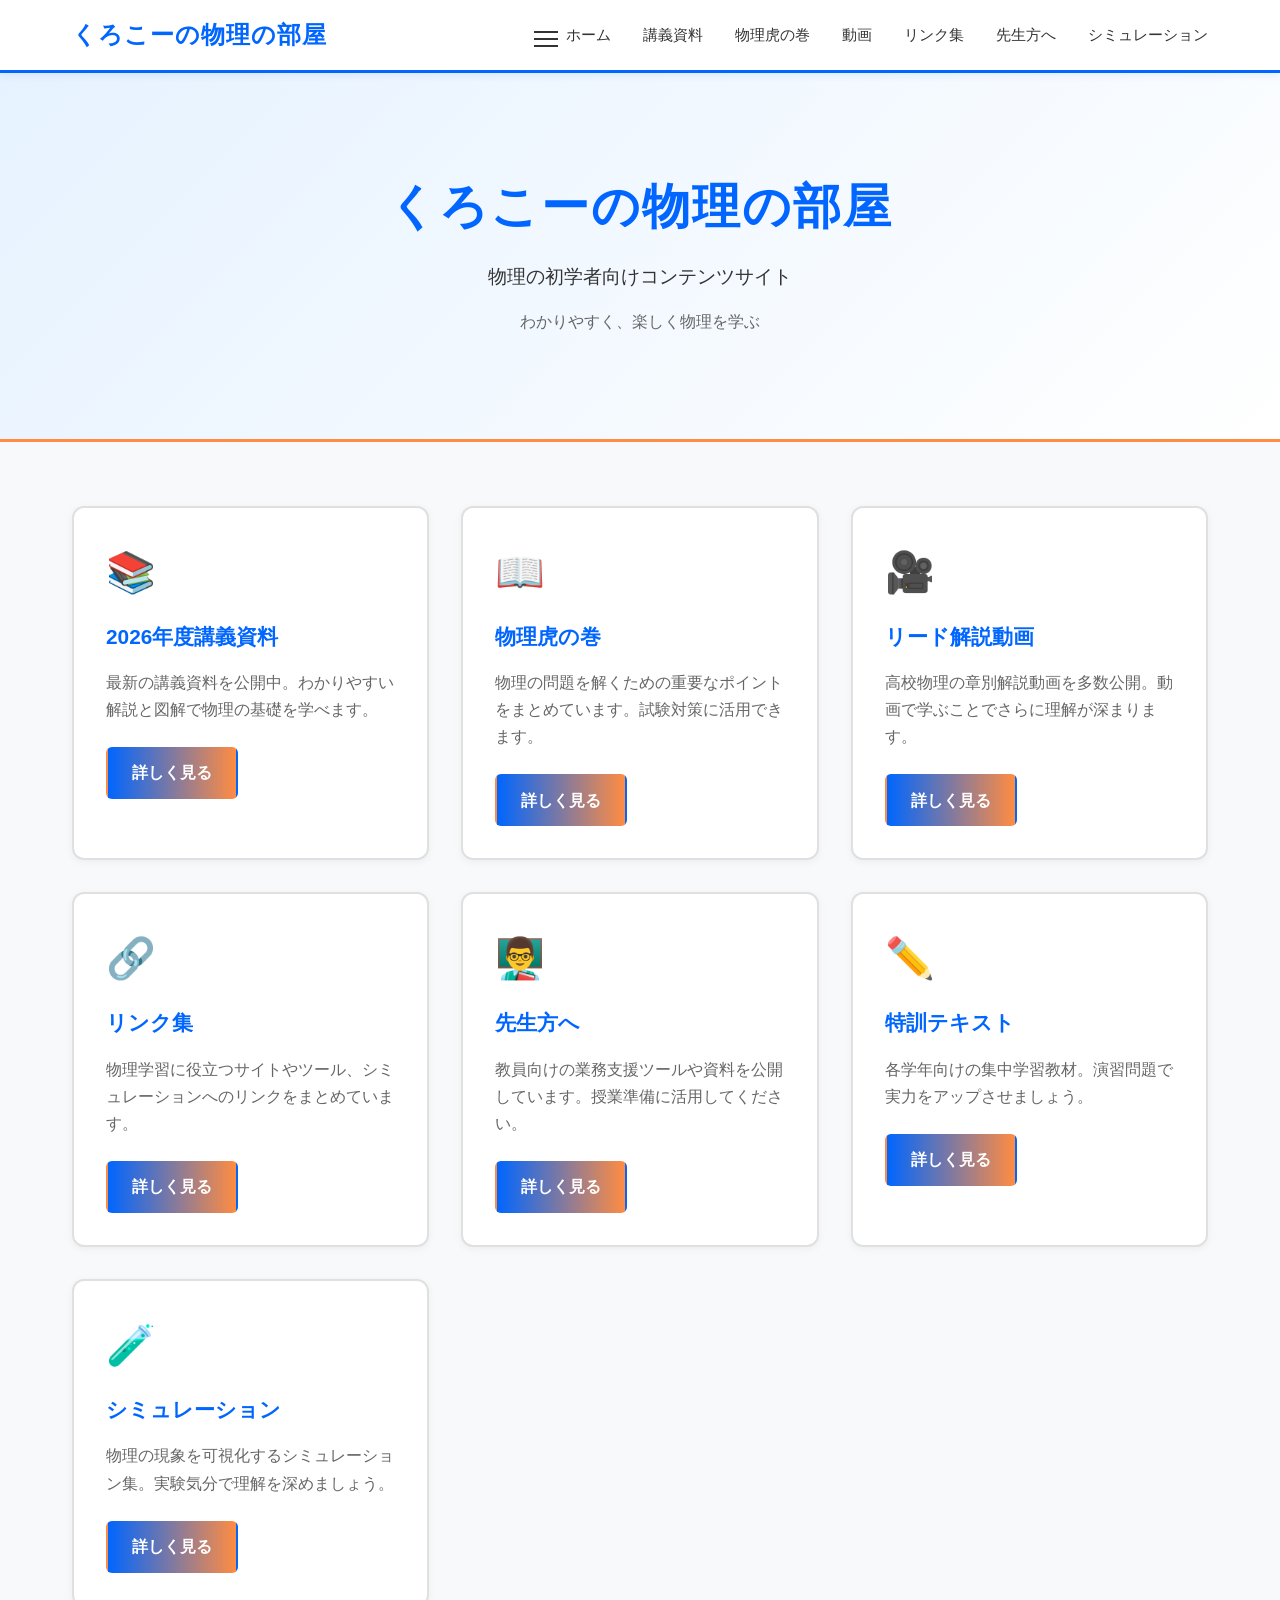
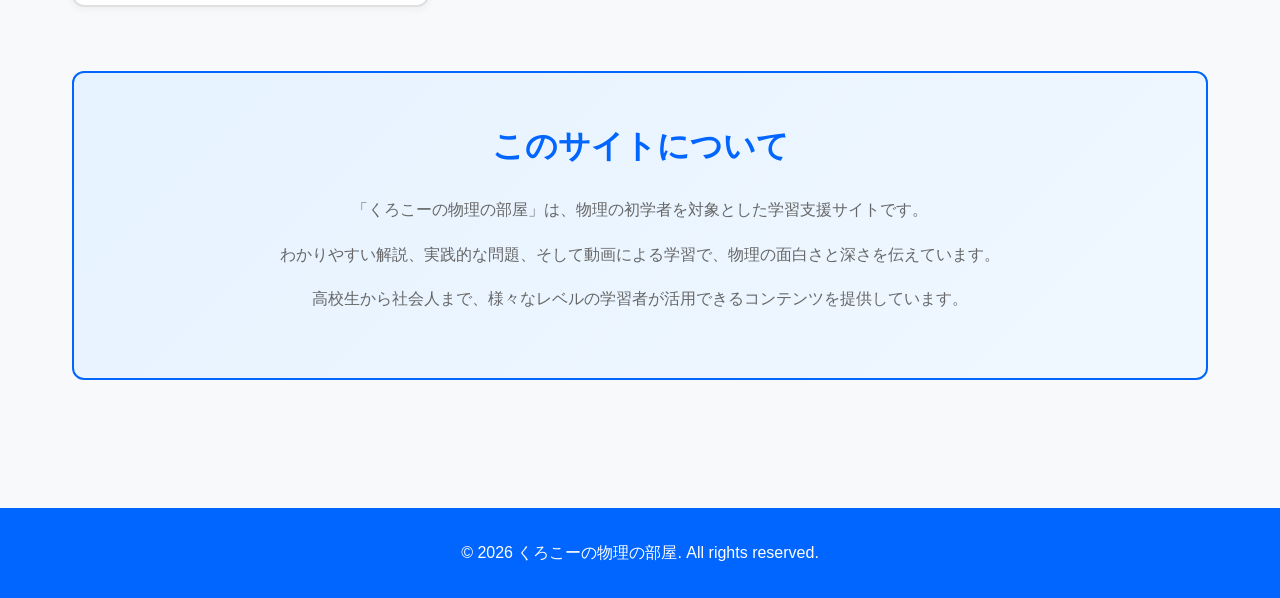
<file: index.html>
<!DOCTYPE html>
<html lang="ja">
<head>
    <meta charset="UTF-8">
    <meta name="viewport" content="width=device-width, initial-scale=1.0">
    <title>くろこーの物理の部屋</title>
    <link rel="stylesheet" href="style.css">
</head>
<body>
    <!-- ナビゲーションバー -->
    <nav class="navbar">
        <div class="nav-container">
            <div class="logo">くろこーの物理の部屋</div>
            <button class="nav-toggle" aria-label="メニュー" aria-expanded="false" aria-controls="nav-menu">
                <span class="hamburger"></span>
            </button>
            <ul class="nav-menu" id="nav-menu">
                <li><a href="index.html">ホーム</a></li>
                <li><a href="lecture.html">講義資料</a></li>
                <li><a href="notes.html">物理虎の巻</a></li>
                <li><a href="videos.html">動画</a></li>
                <li><a href="links.html">リンク集</a></li>
                <li><a href="teachers.html">先生方へ</a></li>
                <li><a href="simulation.html">シミュレーション</a></li>
            </ul>
        </div>
    </nav>

    <!-- ヘッダー -->
    <header class="hero">
        <div class="hero-content">
            <h1>くろこーの物理の部屋</h1>
            <p>物理の初学者向けコンテンツサイト</p>
            <p class="subtitle">わかりやすく、楽しく物理を学ぶ</p>
        </div>
    </header>

    <!-- メインコンテンツ -->
    <main class="container">
        <section class="content-grid">
            <!-- カード1：講義資料 -->
            <div class="card">
                <div class="card-icon">📚</div>
                <h2>2026年度講義資料</h2>
                <p>最新の講義資料を公開中。わかりやすい解説と図解で物理の基礎を学べます。</p>
                <a href="lecture.html" class="btn">詳しく見る</a>
            </div>

            <!-- カード2：物理虎の巻 -->
            <div class="card">
                <div class="card-icon">📖</div>
                <h2>物理虎の巻</h2>
                <p>物理の問題を解くための重要なポイントをまとめています。試験対策に活用できます。</p>
                <a href="notes.html" class="btn">詳しく見る</a>
            </div>

            <!-- カード3：解説動画 -->
            <div class="card">
                <div class="card-icon">🎥</div>
                <h2>リード解説動画</h2>
                <p>高校物理の章別解説動画を多数公開。動画で学ぶことでさらに理解が深まります。</p>
                <a href="videos.html" class="btn">詳しく見る</a>
            </div>

            <!-- カード4：リンク集 -->
            <div class="card">
                <div class="card-icon">🔗</div>
                <h2>リンク集</h2>
                <p>物理学習に役立つサイトやツール、シミュレーションへのリンクをまとめています。</p>
                <a href="links.html" class="btn">詳しく見る</a>
            </div>

            <!-- カード5：先生方へ -->
            <div class="card">
                <div class="card-icon">👨‍🏫</div>
                <h2>先生方へ</h2>
                <p>教員向けの業務支援ツールや資料を公開しています。授業準備に活用してください。</p>
                <a href="teachers.html" class="btn">詳しく見る</a>
            </div>

            <!-- カード6：特訓テキスト -->
            <div class="card">
                <div class="card-icon">✏️</div>
                <h2>特訓テキスト</h2>
                <p>各学年向けの集中学習教材。演習問題で実力をアップさせましょう。</p>
                <a href="lecture.html" class="btn">詳しく見る</a>
            </div>

            <!-- カード7：シミュレーション -->
            <div class="card">
                <div class="card-icon">🧪</div>
                <h2>シミュレーション</h2>
                <p>物理の現象を可視化するシミュレーション集。実験気分で理解を深めましょう。</p>
                <a href="simulation.html" class="btn">詳しく見る</a>
            </div>
        </section>

        <!-- 紹介セクション -->
        <section class="about">
            <h2>このサイトについて</h2>
            <p>「くろこーの物理の部屋」は、物理の初学者を対象とした学習支援サイトです。</p>
            <p>わかりやすい解説、実践的な問題、そして動画による学習で、物理の面白さと深さを伝えています。</p>
            <p>高校生から社会人まで、様々なレベルの学習者が活用できるコンテンツを提供しています。</p>
        </section>
    </main>

    <!-- フッター -->
    <footer class="footer">
        <p>&copy; 2026 くろこーの物理の部屋. All rights reserved.</p>
    </footer>

<script>
  (function(){
    document.addEventListener('DOMContentLoaded', function(){
      const toggle = document.querySelector('.nav-toggle');
      const menu = document.getElementById('nav-menu');
      if (!toggle || !menu) return;
      toggle.addEventListener('click', ()=> {
        const expanded = toggle.getAttribute('aria-expanded') === 'true';
        toggle.setAttribute('aria-expanded', String(!expanded));
        menu.classList.toggle('open');
      });
      menu.querySelectorAll('a').forEach(a=>a.addEventListener('click', ()=> {
        if (menu.classList.contains('open')) {
          menu.classList.remove('open');
          toggle.setAttribute('aria-expanded', 'false');
        }
      }));
    });
  })();
</script>
</body>
</html>
</file>
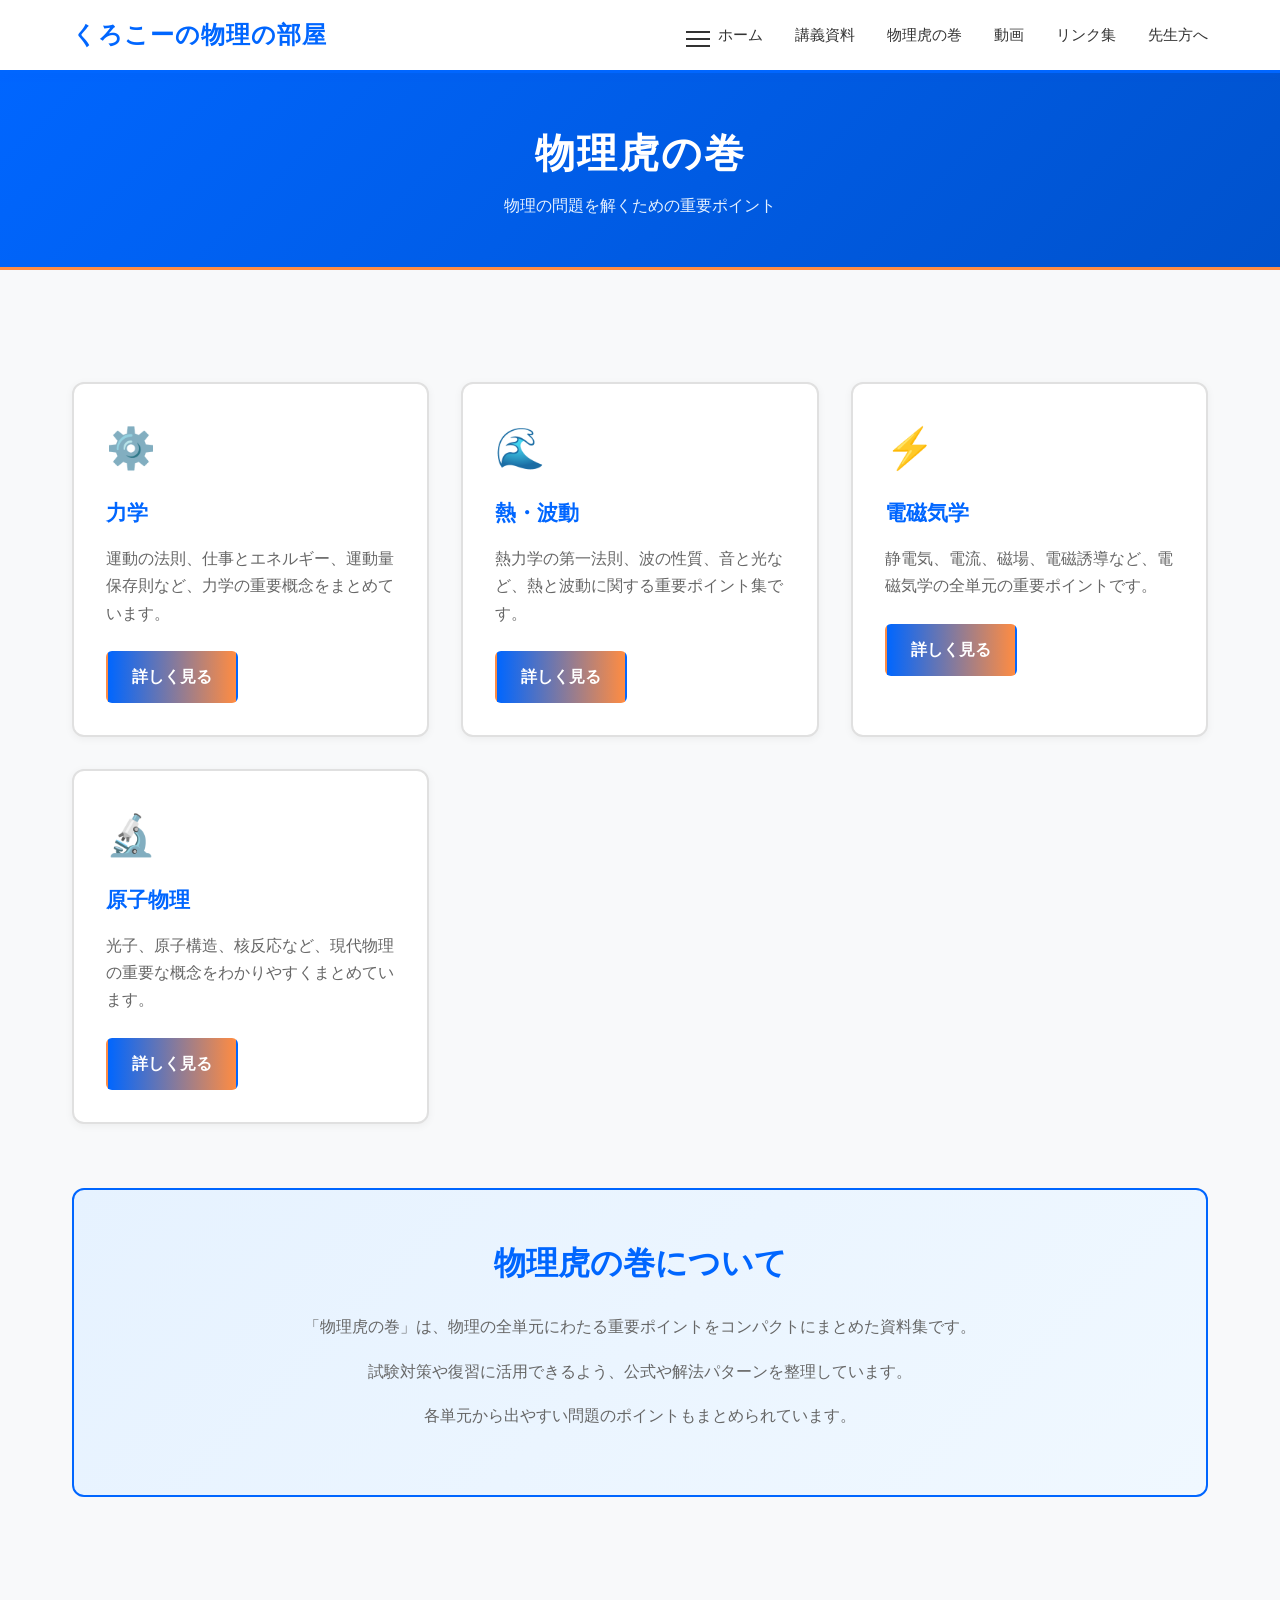
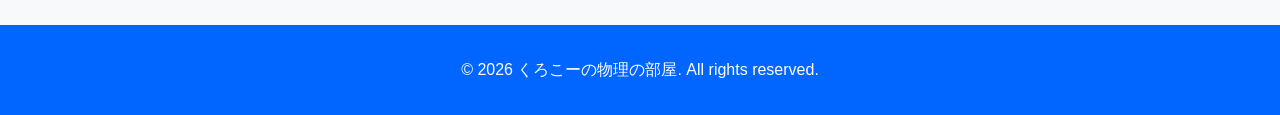
<file: notes.html>
<!DOCTYPE html>
<html lang="ja">
<head>
    <meta charset="UTF-8">
    <meta name="viewport" content="width=device-width, initial-scale=1.0">
    <title>物理虎の巻 - くろこーの物理の部屋</title>
    <link rel="stylesheet" href="style.css">
</head>
<body>
    <!-- ナビゲーションバー -->
    <nav class="navbar">
        <div class="nav-container">
            <div class="logo">くろこーの物理の部屋</div>
            <button class="nav-toggle" aria-label="メニュー" aria-expanded="false" aria-controls="nav-menu">
                <span class="hamburger"></span>
            </button>
            <ul class="nav-menu" id="nav-menu">
                <li><a href="index.html">ホーム</a></li>
                <li><a href="lecture.html">講義資料</a></li>
                <li><a href="notes.html">物理虎の巻</a></li>
                <li><a href="videos.html">動画</a></li>
                <li><a href="links.html">リンク集</a></li>
                <li><a href="teachers.html">先生方へ</a></li>
            </ul>
        </div>
    </nav>

    <!-- ページヘッダー -->
    <header class="page-header">
        <h1>物理虎の巻</h1>
        <p>物理の問題を解くための重要ポイント</p>
    </header>

    <!-- メインコンテンツ -->
    <main class="container">
        <section class="content-grid">
            <!-- 力学 -->
            <div class="card">
                <div class="card-icon">⚙️</div>
                <h2>力学</h2>
                <p>運動の法則、仕事とエネルギー、運動量保存則など、力学の重要概念をまとめています。</p>
                <a href="#" class="btn">詳しく見る</a>
            </div>

            <!-- 熱・波動 -->
            <div class="card">
                <div class="card-icon">🌊</div>
                <h2>熱・波動</h2>
                <p>熱力学の第一法則、波の性質、音と光など、熱と波動に関する重要ポイント集です。</p>
                <a href="#" class="btn">詳しく見る</a>
            </div>

            <!-- 電磁気学 -->
            <div class="card">
                <div class="card-icon">⚡</div>
                <h2>電磁気学</h2>
                <p>静電気、電流、磁場、電磁誘導など、電磁気学の全単元の重要ポイントです。</p>
                <a href="#" class="btn">詳しく見る</a>
            </div>

            <!-- 原子物理 -->
            <div class="card">
                <div class="card-icon">🔬</div>
                <h2>原子物理</h2>
                <p>光子、原子構造、核反応など、現代物理の重要な概念をわかりやすくまとめています。</p>
                <a href="#" class="btn">詳しく見る</a>
            </div>
        </section>

        <!-- 詳細情報 -->
        <section class="about">
            <h2>物理虎の巻について</h2>
            <p>「物理虎の巻」は、物理の全単元にわたる重要ポイントをコンパクトにまとめた資料集です。</p>
            <p>試験対策や復習に活用できるよう、公式や解法パターンを整理しています。</p>
            <p>各単元から出やすい問題のポイントもまとめられています。</p>
        </section>
    </main>

    <!-- フッター -->
    <footer class="footer">
        <p>&copy; 2026 くろこーの物理の部屋. All rights reserved.</p>
    </footer>

<script>
  (function(){
    document.addEventListener('DOMContentLoaded', function(){
      const toggle = document.querySelector('.nav-toggle');
      const menu = document.getElementById('nav-menu');
      if (!toggle || !menu) return;
      toggle.addEventListener('click', ()=> {
        const expanded = toggle.getAttribute('aria-expanded') === 'true';
        toggle.setAttribute('aria-expanded', String(!expanded));
        menu.classList.toggle('open');
      });
      menu.querySelectorAll('a').forEach(a=>a.addEventListener('click', ()=> {
        if (menu.classList.contains('open')) {
          menu.classList.remove('open');
          toggle.setAttribute('aria-expanded', 'false');
        }
      }));
    });
  })();
</script>
</body>
</html>
</file>
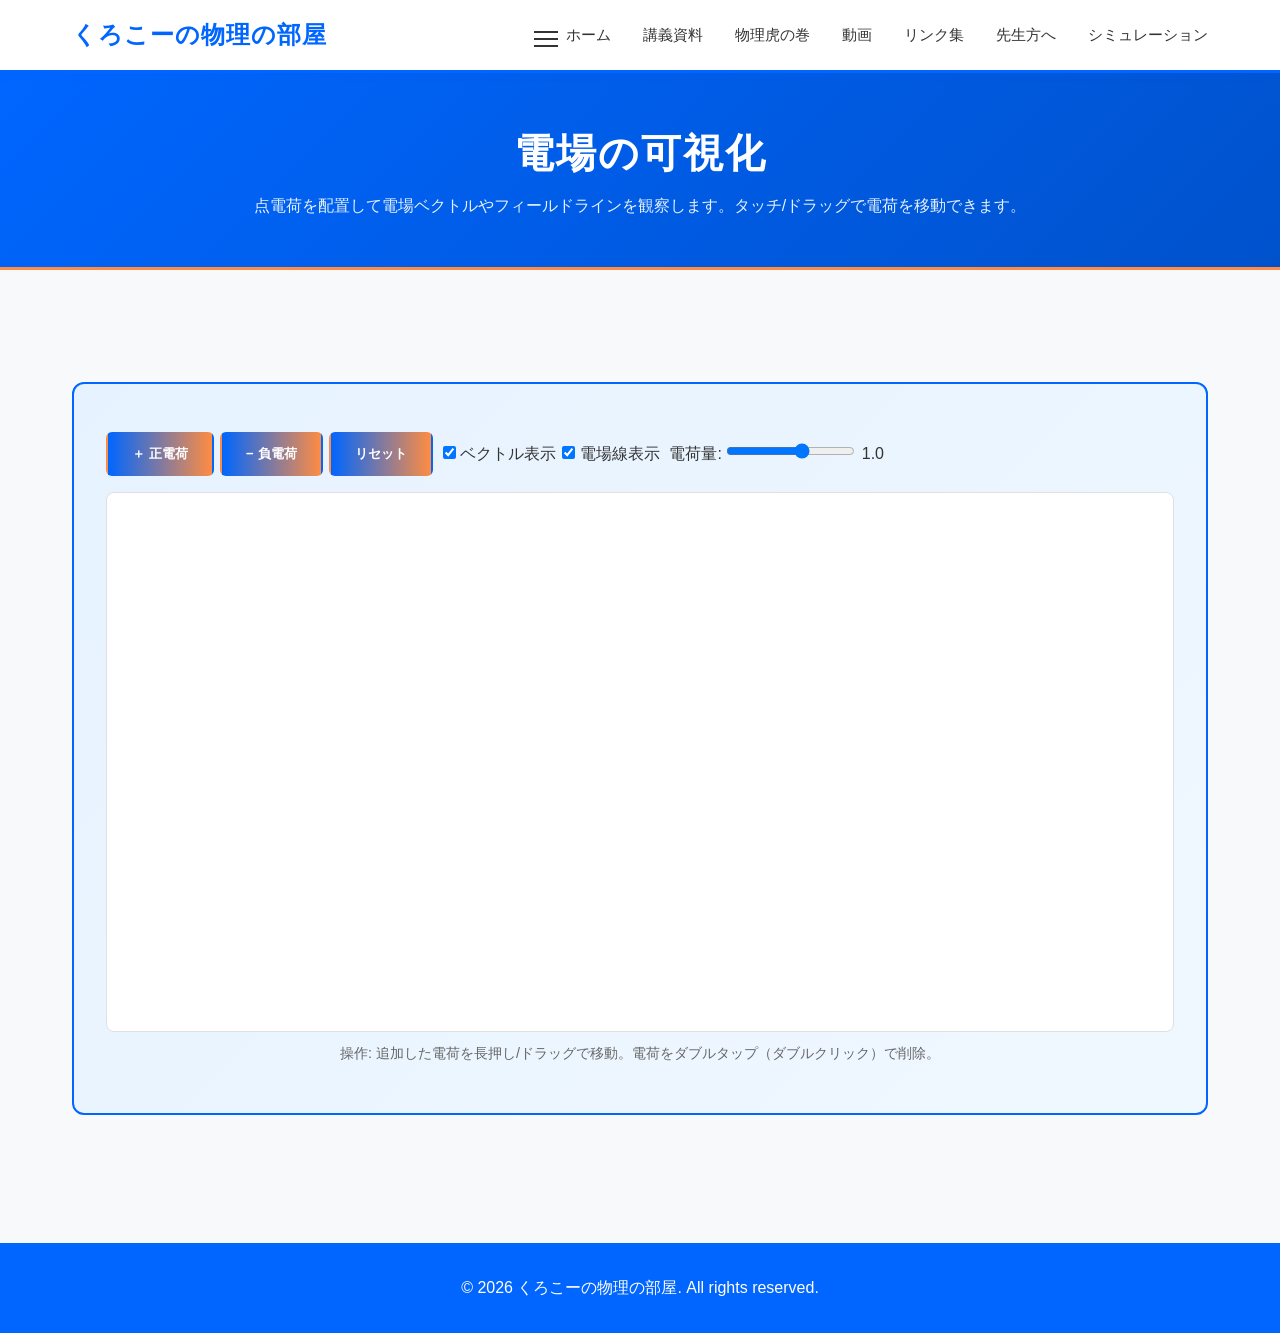
<file: simulation-field.html>
<!DOCTYPE html>
<html lang="ja">
<head>
  <meta charset="UTF-8">
  <meta name="viewport" content="width=device-width, initial-scale=1.0">
  <title>電場の可視化 - くろこーの物理の部屋</title>
  <link rel="stylesheet" href="style.css">
  <style>
    .sim-controls { display:flex; flex-wrap:wrap; gap:0.6rem; align-items:center; margin-bottom:1rem; }
    .sim-controls .group { display:flex; gap:0.4rem; align-items:center; }
    #sim-canvas { width:100%; height:60vh; background:#fff; border:1px solid #e0e0e0; border-radius:8px; display:block; }
    .legend { font-size:0.9rem; color:var(--text-gray); margin-top:0.6rem }
    @media (max-width:768px){ #sim-canvas { height:50vh; } }
  </style>
</head>
<body>
  <!-- ナビ -->
  <nav class="navbar">
    <div class="nav-container">
      <div class="logo">くろこーの物理の部屋</div>
      <button class="nav-toggle" aria-label="メニュー" aria-expanded="false" aria-controls="nav-menu">
        <span class="hamburger"></span>
      </button>
      <ul class="nav-menu" id="nav-menu">
        <li><a href="index.html">ホーム</a></li>
        <li><a href="lecture.html">講義資料</a></li>
        <li><a href="notes.html">物理虎の巻</a></li>
        <li><a href="videos.html">動画</a></li>
        <li><a href="links.html">リンク集</a></li>
        <li><a href="teachers.html">先生方へ</a></li>
        <li><a href="simulation.html">シミュレーション</a></li>
      </ul>
    </div>
  </nav>

  <header class="page-header">
    <h1>電場の可視化</h1>
    <p>点電荷を配置して電場ベクトルやフィールドラインを観察します。タッチ/ドラッグで電荷を移動できます。</p>
  </header>

  <main class="container">
    <section class="about">
      <div class="sim-controls" id="controls">
        <div class="group">
          <button id="add-pos" class="btn">＋ 正電荷</button>
          <button id="add-neg" class="btn">− 負電荷</button>
          <button id="clear" class="btn">リセット</button>
        </div>
        <div class="group">
          <label><input type="checkbox" id="showVectors" checked> ベクトル表示</label>
          <label><input type="checkbox" id="showLines" checked> 電場線表示</label>
        </div>
        <div class="group">
          <label>電荷量: <input type="range" id="qRange" min="-5" max="5" step="0.1" value="1"></label>
          <span id="qVal">1.0</span>
        </div>
      </div>
      <canvas id="sim-canvas"></canvas>
      <div class="legend">操作: 追加した電荷を長押し/ドラッグで移動。電荷をダブルタップ（ダブルクリック）で削除。</div>
    </section>
  </main>

  <footer class="footer">
    <p>&copy; 2026 くろこーの物理の部屋. All rights reserved.</p>
  </footer>

<script>
(function(){
  // 基本設定
  const canvas = document.getElementById('sim-canvas');
  const ctx = canvas.getContext('2d');
  let DPR = window.devicePixelRatio || 1;

  function resize(){
    DPR = window.devicePixelRatio || 1;
    const w = canvas.clientWidth;
    const h = canvas.clientHeight;
    canvas.width = Math.floor(w * DPR);
    canvas.height = Math.floor(h * DPR);
    ctx.setTransform(DPR,0,0,DPR,0,0);
  }
  window.addEventListener('resize', resize);
  resize();

  // シミュレーション状態
  const charges = [];
  const k = 1; // 定数は1にスケーリング

  // UI 要素
  const addPos = document.getElementById('add-pos');
  const addNeg = document.getElementById('add-neg');
  const clearBtn = document.getElementById('clear');
  const showVectors = document.getElementById('showVectors');
  const showLines = document.getElementById('showLines');
  const qRange = document.getElementById('qRange');
  const qVal = document.getElementById('qVal');

  qRange.addEventListener('input', ()=> qVal.textContent = qRange.value);

  function addCharge(x,y,q){
    charges.push({x,y,q});
    draw();
  }

  addPos.addEventListener('click', ()=>{
    const q = Math.abs(parseFloat(qRange.value)) || 1;
    addCharge(canvas.clientWidth/2, canvas.clientHeight/2, q);
  });
  addNeg.addEventListener('click', ()=>{
    const q = -Math.abs(parseFloat(qRange.value)) || -1;
    addCharge(canvas.clientWidth/2 + 30, canvas.clientHeight/2, q);
  });
  clearBtn.addEventListener('click', ()=>{ charges.length=0; draw(); });

  // 描画関数
  function E_at(px,py){
    // returns vector {Ex,Ey}
    let Ex=0, Ey=0;
    for(const c of charges){
      const dx = px - c.x;
      const dy = py - c.y;
      const r2 = dx*dx + dy*dy + 0.0001; // avoid div0
      const r = Math.sqrt(r2);
      const E = k * c.q / r2; // magnitude
      Ex += E * dx / r;
      Ey += E * dy / r;
    }
    return {Ex, Ey};
  }

  function draw(){
    const w = canvas.clientWidth;
    const h = canvas.clientHeight;
    ctx.clearRect(0,0,w,h);

    // 背景グリッド
    ctx.fillStyle = '#ffffff';
    ctx.fillRect(0,0,w,h);

    // ベクトル表示
    if(showVectors.checked){
      const step = Math.max(20, Math.floor(w/30));
      for(let x=step/2; x<w; x+=step){
        for(let y=step/2; y<h; y+=step){
          const v = E_at(x,y);
          const mag = Math.sqrt(v.Ex*v.Ex + v.Ey*v.Ey);
          if(!isFinite(mag) || mag < 1e-4) continue;
          // scale for drawing
          const s = Math.min(20, 20*mag/(1+mag));
          const ux = v.Ex/mag; const uy = v.Ey/mag;
          drawArrow(x,y, x+ux*s, y+uy*s, `rgba(0,0,0,${Math.min(0.9,0.15+mag/5)})`);
        }
      }
    }

    // フィールドライン表示
    if(showLines.checked){
      for(const c of charges){
        // start field lines from positive charges only for clarity
        const nSeeds = Math.max(8, Math.min(24, Math.floor(Math.abs(c.q)*8)));
        const sign = Math.sign(c.q) || 1;
        const startFromPositive = sign > 0;
        if(startFromPositive){
          for(let i=0;i<nSeeds;i++){
            const angle = (i/nSeeds)*Math.PI*2;
            const sx = c.x + Math.cos(angle)*8;
            const sy = c.y + Math.sin(angle)*8;
            traceFieldLine(sx,sy, 'rgba(200,20,20,0.9)');
          }
        }
      }
    }

    // 電荷の描画
    for(const c of charges){
      drawCharge(c);
    }
  }

  function drawCharge(c){
    ctx.beginPath();
    ctx.arc(c.x, c.y, 12, 0, Math.PI*2);
    ctx.fillStyle = c.q>0 ? '#ff6b6b' : '#4da6ff';
    ctx.fill();
    ctx.lineWidth = 2;
    ctx.strokeStyle = '#fff';
    ctx.stroke();
    ctx.fillStyle = '#fff';
    ctx.font = '12px sans-serif';
    ctx.textAlign = 'center'; ctx.textBaseline='middle';
    ctx.fillText((c.q>0?'+':'')+c.q.toFixed(1), c.x, c.y);
  }

  function drawArrow(x1,y1,x2,y2, color){
    const ax = x2 - x1; const ay = y2 - y1;
    const len = Math.sqrt(ax*ax + ay*ay);
    if(len < 0.5) return;
    const ux = ax/len; const uy = ay/len;
    ctx.strokeStyle = color || '#000';
    ctx.fillStyle = color || '#000';
    ctx.lineWidth = 1.5;
    ctx.beginPath();
    ctx.moveTo(x1,y1);
    ctx.lineTo(x2,y2);
    ctx.stroke();
    // head
    const headlen = 6;
    ctx.beginPath();
    ctx.moveTo(x2,y2);
    ctx.lineTo(x2 - ux*headlen + -uy*headlen*0.5, y2 - uy*headlen + ux*headlen*0.5);
    ctx.lineTo(x2 - ux*headlen - -uy*headlen*0.5, y2 - uy*headlen - ux*headlen*0.5);
    ctx.closePath();
    ctx.fill();
  }

  // フィールドラインを追跡
  function traceFieldLine(sx,sy, color){
    const path = [];
    let x = sx, y = sy;
    const maxSteps = 1200;
    const dt = 4; // step size
    for(let i=0;i<maxSteps;i++){
      const v = E_at(x,y);
      const mag = Math.sqrt(v.Ex*v.Ex + v.Ey*v.Ey);
      if(!isFinite(mag) || mag < 1e-6) break;
      // move in direction of field
      const ux = v.Ex/mag, uy = v.Ey/mag;
      // step scaled inversely with magnitude for stability
      x += ux * dt;
      y += uy * dt;
      path.push([x,y]);
      // stop if near any charge
n      let stop=false;
      for(const c of charges){
        const dx = x - c.x; const dy = y - c.y;
        if(Math.sqrt(dx*dx+dy*dy) < 8){ stop=true; break; }
      }
      if(x<0||y<0||x>canvas.clientWidth||y>canvas.clientHeight) break;
      if(stop) break;
    }
    // draw path
    if(path.length<2) return;
    ctx.beginPath();
    ctx.moveTo(sx,sy);
    for(const p of path) ctx.lineTo(p[0],p[1]);
    ctx.strokeStyle = color; ctx.lineWidth = 1;
    ctx.stroke();
  }

  // インタラクション: ドラッグ、ダブルクリックで削除
  let dragging = null; let dragOffset = {x:0,y:0};
  function getPointerPos(e){
    const rect = canvas.getBoundingClientRect();
    let clientX, clientY;
    if(e.touches && e.touches[0]){ clientX = e.touches[0].clientX; clientY = e.touches[0].clientY; }
    else { clientX = e.clientX; clientY = e.clientY; }
    return {x: (clientX - rect.left), y: (clientY - rect.top)};
  }

  function findChargeAt(x,y){
    for(let i=charges.length-1;i>=0;i--){
      const c=charges[i]; const dx=x-c.x, dy=y-c.y;
      if(Math.sqrt(dx*dx+dy*dy) < 14) return c;
    }
    return null;
  }

  canvas.addEventListener('pointerdown', (ev)=>{
    ev.preventDefault();
    const p = getPointerPos(ev);
    const c = findChargeAt(p.x,p.y);
    if(c){ dragging = c; dragOffset.x = p.x - c.x; dragOffset.y = p.y - c.y; }
    else {
      // tap empty → add positive by default with selected q
      const q = parseFloat(qRange.value) || 1;
      addCharge(p.x,p.y,q);
    }
  });

  canvas.addEventListener('pointermove', (ev)=>{
    if(!dragging) return;
    ev.preventDefault();
    const p = getPointerPos(ev);
    dragging.x = p.x - dragOffset.x; dragging.y = p.y - dragOffset.y;
    draw();
  });

  canvas.addEventListener('pointerup', (ev)=>{ dragging = null; });
  canvas.addEventListener('pointerleave', (ev)=>{ dragging = null; });

  // ダブルクリック／ダブルタップで削除
  canvas.addEventListener('dblclick', (ev)=>{
    const p = getPointerPos(ev);
    const c = findChargeAt(p.x,p.y);
    if(c){ const idx = charges.indexOf(c); if(idx>=0){ charges.splice(idx,1); draw(); } }
  });

  // 初期例: 二つの電荷
  function addInitial(){
    charges.length=0;
    addCharge(canvas.clientWidth*0.4, canvas.clientHeight*0.5, 2);
    addCharge(canvas.clientWidth*0.6, canvas.clientHeight*0.5, -2);
  }

  // ループ
  function loop(){ draw(); requestAnimationFrame(loop); }

  // controls change
  showVectors.addEventListener('change', draw);
  showLines.addEventListener('change', draw);
  qRange.addEventListener('input', ()=>{ qVal.textContent = qRange.value; });
  clearBtn.addEventListener('click', ()=>{ draw(); });

  // initial
  addInitial();
  resize();
  loop();

  // ナビのスクリプト（共通）
  document.addEventListener('DOMContentLoaded', function(){
    const toggle = document.querySelector('.nav-toggle');
    const menu = document.getElementById('nav-menu');
    if (!toggle || !menu) return;
    toggle.addEventListener('click', ()=> {
      const expanded = toggle.getAttribute('aria-expanded') === 'true';
      toggle.setAttribute('aria-expanded', String(!expanded));
      menu.classList.toggle('open');
    });
    menu.querySelectorAll('a').forEach(a=>a.addEventListener('click', ()=> {
      if (menu.classList.contains('open')) {
        menu.classList.remove('open');
        toggle.setAttribute('aria-expanded', 'false');
      }
    }));
  });

})();
</script>
</body>
</html>
</file>
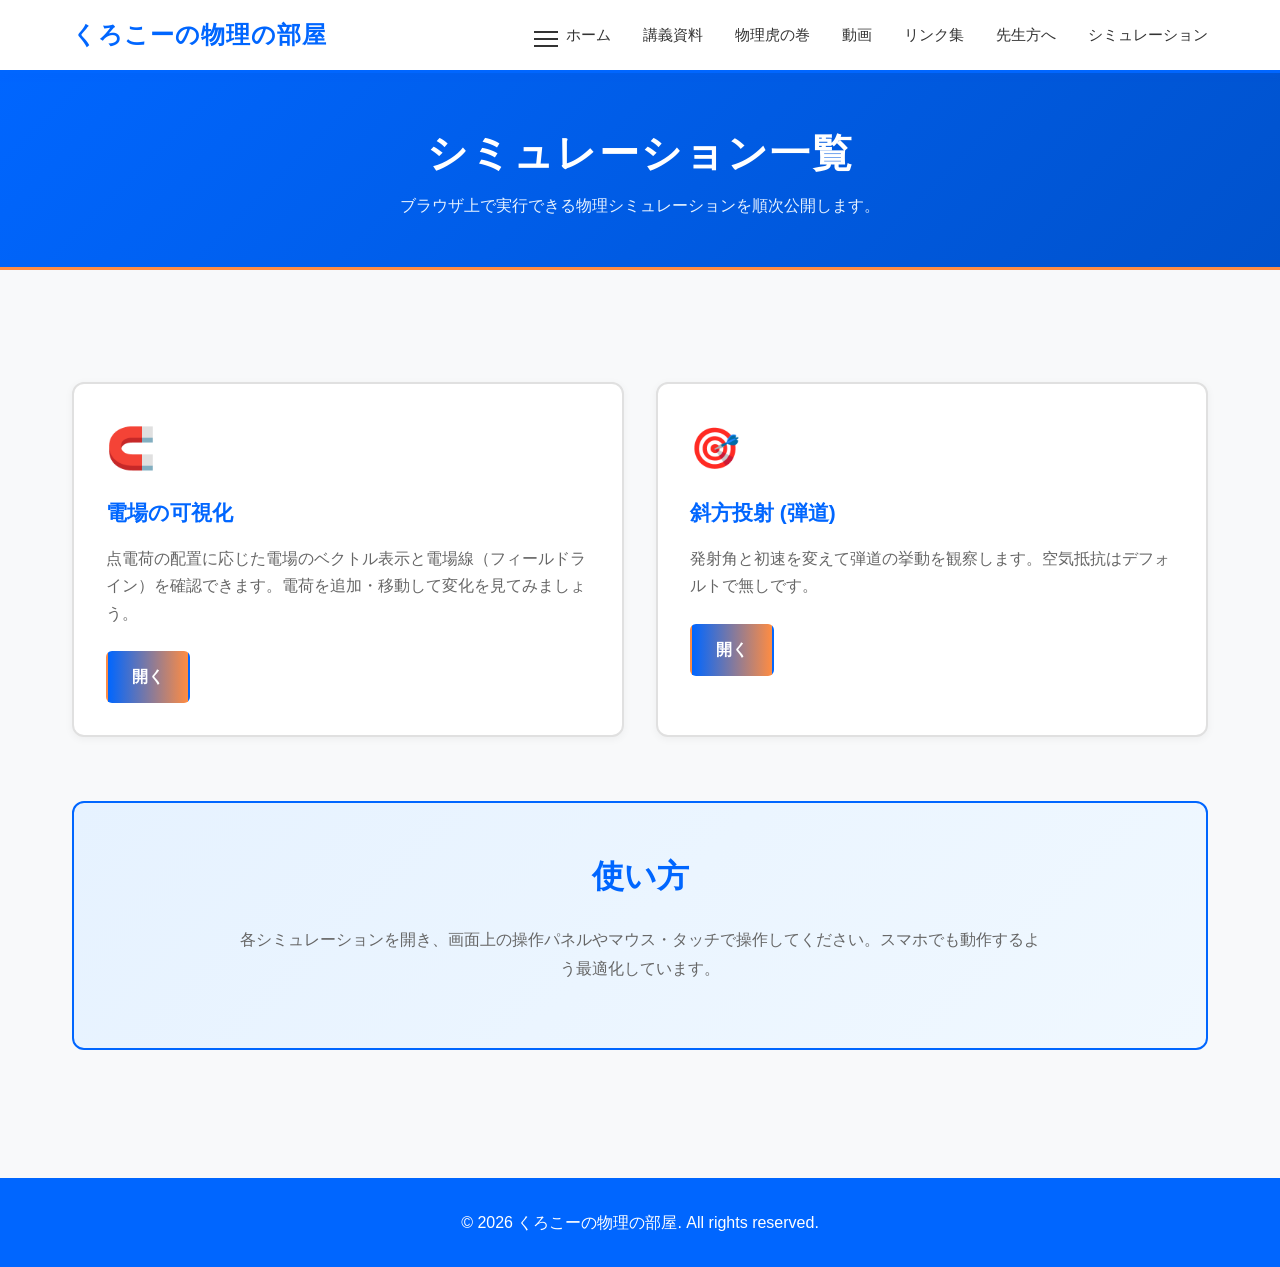
<file: simulation.html>
<!DOCTYPE html>
<html lang="ja">
<head>
  <meta charset="UTF-8">
  <meta name="viewport" content="width=device-width, initial-scale=1.0">
  <title>シミュレーション一覧 - くろこーの物理の部屋</title>
  <link rel="stylesheet" href="style.css">
</head>
<body>
  <!-- ナビ -->
  <nav class="navbar">
    <div class="nav-container">
      <div class="logo">くろこーの物理の部屋</div>
      <button class="nav-toggle" aria-label="メニュー" aria-expanded="false" aria-controls="nav-menu">
        <span class="hamburger"></span>
      </button>
      <ul class="nav-menu" id="nav-menu">
        <li><a href="index.html">ホーム</a></li>
        <li><a href="lecture.html">講義資料</a></li>
        <li><a href="notes.html">物理虎の巻</a></li>
        <li><a href="videos.html">動画</a></li>
        <li><a href="links.html">リンク集</a></li>
        <li><a href="teachers.html">先生方へ</a></li>
        <li><a href="simulation.html">シミュレーション</a></li>
      </ul>
    </div>
  </nav>

  <header class="page-header">
    <h1>シミュレーション一覧</h1>
    <p>ブラウザ上で実行できる物理シミュレーションを順次公開します。</p>
  </header>

  <main class="container">
    <section class="content-grid">
      <div class="card">
        <div class="card-icon">🧲</div>
        <h2>電場の可視化</h2>
        <p>点電荷の配置に応じた電場のベクトル表示と電場線（フィールドライン）を確認できます。電荷を追加・移動して変化を見てみましょう。</p>
        <a href="simulation-field.html" class="btn">開く</a>
      </div>

      <div class="card">
        <div class="card-icon">🎯</div>
        <h2>斜方投射 (弾道)</h2>
        <p>発射角と初速を変えて弾道の挙動を観察します。空気抵抗はデフォルトで無しです。</p>
        <a href="simulation-projectile.html" class="btn">開く</a>
      </div>

      <!-- 追加のシミュレーションカードはここに置けます -->

    </section>

    <section class="about">
      <h2>使い方</h2>
      <p>各シミュレーションを開き、画面上の操作パネルやマウス・タッチで操作してください。スマホでも動作するよう最適化しています。</p>
    </section>
  </main>

  <footer class="footer">
    <p>&copy; 2026 くろこーの物理の部屋. All rights reserved.</p>
  </footer>

<script>
  (function(){
    document.addEventListener('DOMContentLoaded', function(){
      const toggle = document.querySelector('.nav-toggle');
      const menu = document.getElementById('nav-menu');
      if (!toggle || !menu) return;
      toggle.addEventListener('click', ()=> {
        const expanded = toggle.getAttribute('aria-expanded') === 'true';
        toggle.setAttribute('aria-expanded', String(!expanded));
        menu.classList.toggle('open');
      });
      menu.querySelectorAll('a').forEach(a=>a.addEventListener('click', ()=> {
        if (menu.classList.contains('open')) {
          menu.classList.remove('open');
          toggle.setAttribute('aria-expanded', 'false');
        }
      }));
    });
  })();
</script>
</body>
</html>
</file>
<file: style.css>
/* グローバルスタイル */
* {
    margin: 0;
    padding: 0;
    box-sizing: border-box;
}

:root {
    --primary-white: #ffffff;
    --secondary-white: #f8f9fa;
    --primary-blue: #0066ff;
    --accent-orange: #ff8c42;
    --light-blue: #e6f2ff;
    --text-dark: #333333;
    --text-gray: #666666;
    --shadow-light: rgba(0, 102, 255, 0.1);
}

body {
    font-family: 'Arial', 'Hiragino Sans', sans-serif;
    background-color: var(--secondary-white);
    color: var(--text-dark);
    line-height: 1.6;
}

/* ナビゲーションバー */
.navbar {
    background-color: var(--primary-white);
    padding: 1rem 0;
    position: sticky;
    top: 0;
    z-index: 100;
    border-bottom: 3px solid var(--primary-blue);
    box-shadow: 0 2px 8px rgba(0, 102, 255, 0.1);
}

.nav-container {
    max-width: 1200px;
    margin: 0 auto;
    padding: 0 2rem;
    display: flex;
    justify-content: space-between;
    align-items: center;
}

.logo {
    font-size: 1.5rem;
    font-weight: bold;
    color: var(--primary-blue);
    letter-spacing: 1px;
}

.nav-menu {
    display: flex;
    list-style: none;
    gap: 2rem;
}

.nav-menu a {
    color: var(--text-dark);
    text-decoration: none;
    transition: all 0.3s ease;
    font-size: 0.95rem;
    font-weight: 500;
}

.nav-menu a:hover {
    color: var(--accent-orange);
}

/* ヘッダー（ヒーロー） */
.hero {
    background: linear-gradient(135deg, var(--light-blue) 0%, #fff 100%);
    padding: 6rem 2rem;
    text-align: center;
    border-bottom: 3px solid var(--accent-orange);
}

.hero-content h1 {
    font-size: 3rem;
    margin-bottom: 1rem;
    color: var(--primary-blue);
    letter-spacing: 2px;
}

.hero-content p {
    font-size: 1.2rem;
    color: var(--text-dark);
    margin-bottom: 0.5rem;
}

.hero-content .subtitle {
    font-size: 1rem;
    color: var(--text-gray);
    margin-top: 1rem;
}

/* メインコンテナ */
.container {
    max-width: 1200px;
    margin: 0 auto;
    padding: 4rem 2rem;
}

/* コンテンツグリッド */
.content-grid {
    display: grid;
    grid-template-columns: repeat(auto-fit, minmax(300px, 1fr));
    gap: 2rem;
    margin-bottom: 4rem;
}

/* カード */
.card {
    background-color: var(--primary-white);
    border: 2px solid #e0e0e0;
    border-radius: 12px;
    padding: 2rem;
    transition: all 0.3s ease;
    cursor: pointer;
    position: relative;
    overflow: hidden;
    box-shadow: 0 2px 8px rgba(0, 0, 0, 0.05);
}

.card::before {
    content: '';
    position: absolute;
    top: 0;
    left: 0;
    width: 4px;
    height: 0;
    background: linear-gradient(to right, var(--primary-blue), var(--accent-orange));
    transition: height 0.3s ease;
}

.card:hover {
    border-color: var(--primary-blue);
    transform: translateY(-8px);
    box-shadow: 0 8px 20px rgba(0, 102, 255, 0.15);
}

.card:hover::before {
    height: 4px;
}

.card-icon {
    font-size: 2.5rem;
    margin-bottom: 1rem;
    display: block;
}

.card h2 {
    color: var(--primary-blue);
    margin-bottom: 1rem;
    font-size: 1.3rem;
}

.card p {
    color: var(--text-gray);
    margin-bottom: 1.5rem;
    line-height: 1.7;
}

/* ボタン */
.btn {
    display: inline-block;
    background: linear-gradient(to right, var(--primary-blue), var(--accent-orange));
    color: var(--primary-white);
    padding: 0.7rem 1.5rem;
    border-radius: 6px;
    text-decoration: none;
    font-weight: bold;
    transition: all 0.3s ease;
    border: 2px solid transparent;
}

.btn:hover {
    transform: scale(1.05);
    box-shadow: 0 4px 12px rgba(0, 102, 255, 0.3);
}

/* Aboutセクション */
.about {
    background: linear-gradient(135deg, var(--light-blue) 0%, #f0f8ff 100%);
    padding: 3rem 2rem;
    border-radius: 12px;
    border: 2px solid var(--primary-blue);
    text-align: center;
}

.about h2 {
    color: var(--primary-blue);
    font-size: 2rem;
    margin-bottom: 1.5rem;
}

.about p {
    color: var(--text-gray);
    margin-bottom: 1rem;
    line-height: 1.8;
    max-width: 800px;
    margin-left: auto;
    margin-right: auto;
}

/* フッター */
.footer {
    background-color: var(--primary-blue);
    text-align: center;
    padding: 2rem;
    color: var(--primary-white);
    margin-top: 4rem;
}

/* ページ共通スタイル */
.page-header {
    background: linear-gradient(135deg, var(--primary-blue) 0%, #0052cc 100%);
    padding: 3rem 2rem;
    text-align: center;
    border-bottom: 3px solid var(--accent-orange);
    margin-bottom: 3rem;
}

.page-header h1 {
    font-size: 2.5rem;
    color: var(--primary-white);
    letter-spacing: 2px;
}

.page-header p {
    color: var(--light-blue);
    margin-top: 0.5rem;
}

/* テーブルスタイル */
table {
    width: 100%;
    border-collapse: collapse;
    margin: 2rem 0;
}

table th {
    background: linear-gradient(to right, var(--primary-blue), var(--accent-orange));
    color: var(--primary-white);
    padding: 1rem;
    text-align: left;
}

table td {
    padding: 1rem;
    border-bottom: 1px solid #e0e0e0;
    color: var(--text-dark);
}

table tr:hover {
    background-color: var(--light-blue);
}

/* レスポンシブデザイン */
@media (max-width: 768px) {
    .nav-menu {
        gap: 1rem;
        font-size: 0.85rem;
    }

    .hero-content h1 {
        font-size: 2rem;
    }

    .hero {
        padding: 3rem 1rem;
    }

    .content-grid {
        grid-template-columns: 1fr;
    }

    .page-header h1 {
        font-size: 1.8rem;
    }
}

/* ハンバーガー */
.nav-toggle {
  display: none; /* デスクトップでは非表示 */
  background: transparent;
  border: none;
  padding: 0.5rem;
  cursor: pointer;
}
.hamburger {
  display: inline-block;
  width: 24px;
  height: 2px;
  background: var(--text-dark);
  position: relative;
}
.hamburger::before,
.hamburger::after {
  content: "";
  position: absolute;
  left: 0;
  width: 24px;
  height: 2px;
  background: var(--text-dark);
}
.hamburger::before { top: -7px; }
.hamburger::after { top: 7px; }

/* 汎用テーブルラッパー */
.table-wrap { overflow-x: visible; }

/* 画像のレスポンシブ化 */
img { max-width: 100%; height: auto; display: block; }

/* モバイル時のナビ */
@media (max-width: 768px) {
  .nav-toggle { display: inline-block; }
  .nav-menu {
    display: none;
    position: absolute;
    top: 100%;
    left: 0;
    right: 0;
    background: var(--primary-white);
    flex-direction: column;
    gap: 0;
    padding: 0.5rem 1rem;
    border-bottom: 1px solid #e6e6e6;
  }
  .nav-menu.open { display: flex; }
  .nav-menu li { padding: 0.5rem 0; }
  .nav-menu a { display: block; padding: 0.6rem 0.25rem; }

  /* カードの余白軽減 */
  .card { padding: 1.25rem; }

  /* コンテナの余白調整 */
  .container { padding: 2rem 1rem; }

  /* テーブル横スクロール対応 */
  .table-wrap { overflow-x: auto; -webkit-overflow-scrolling: touch; }

  /* ボタンのタッチ領域拡大 */
  .btn { padding: 0.9rem 1.6rem; font-size: 0.98rem; }
}

/* 強制表示: ハンバーガーボタンを常に表示（Vercelキャッシュなどで見えない場合の対処） */
.nav-container { position: relative; }
.nav-toggle {
  display: inline-block !important;
  margin-left: auto;
  z-index: 9999 !important;
}
.hamburger, .hamburger::before, .hamburger::after {
  background: var(--text-dark) !important;
}
.nav-menu { z-index: 9998; }
</file>
